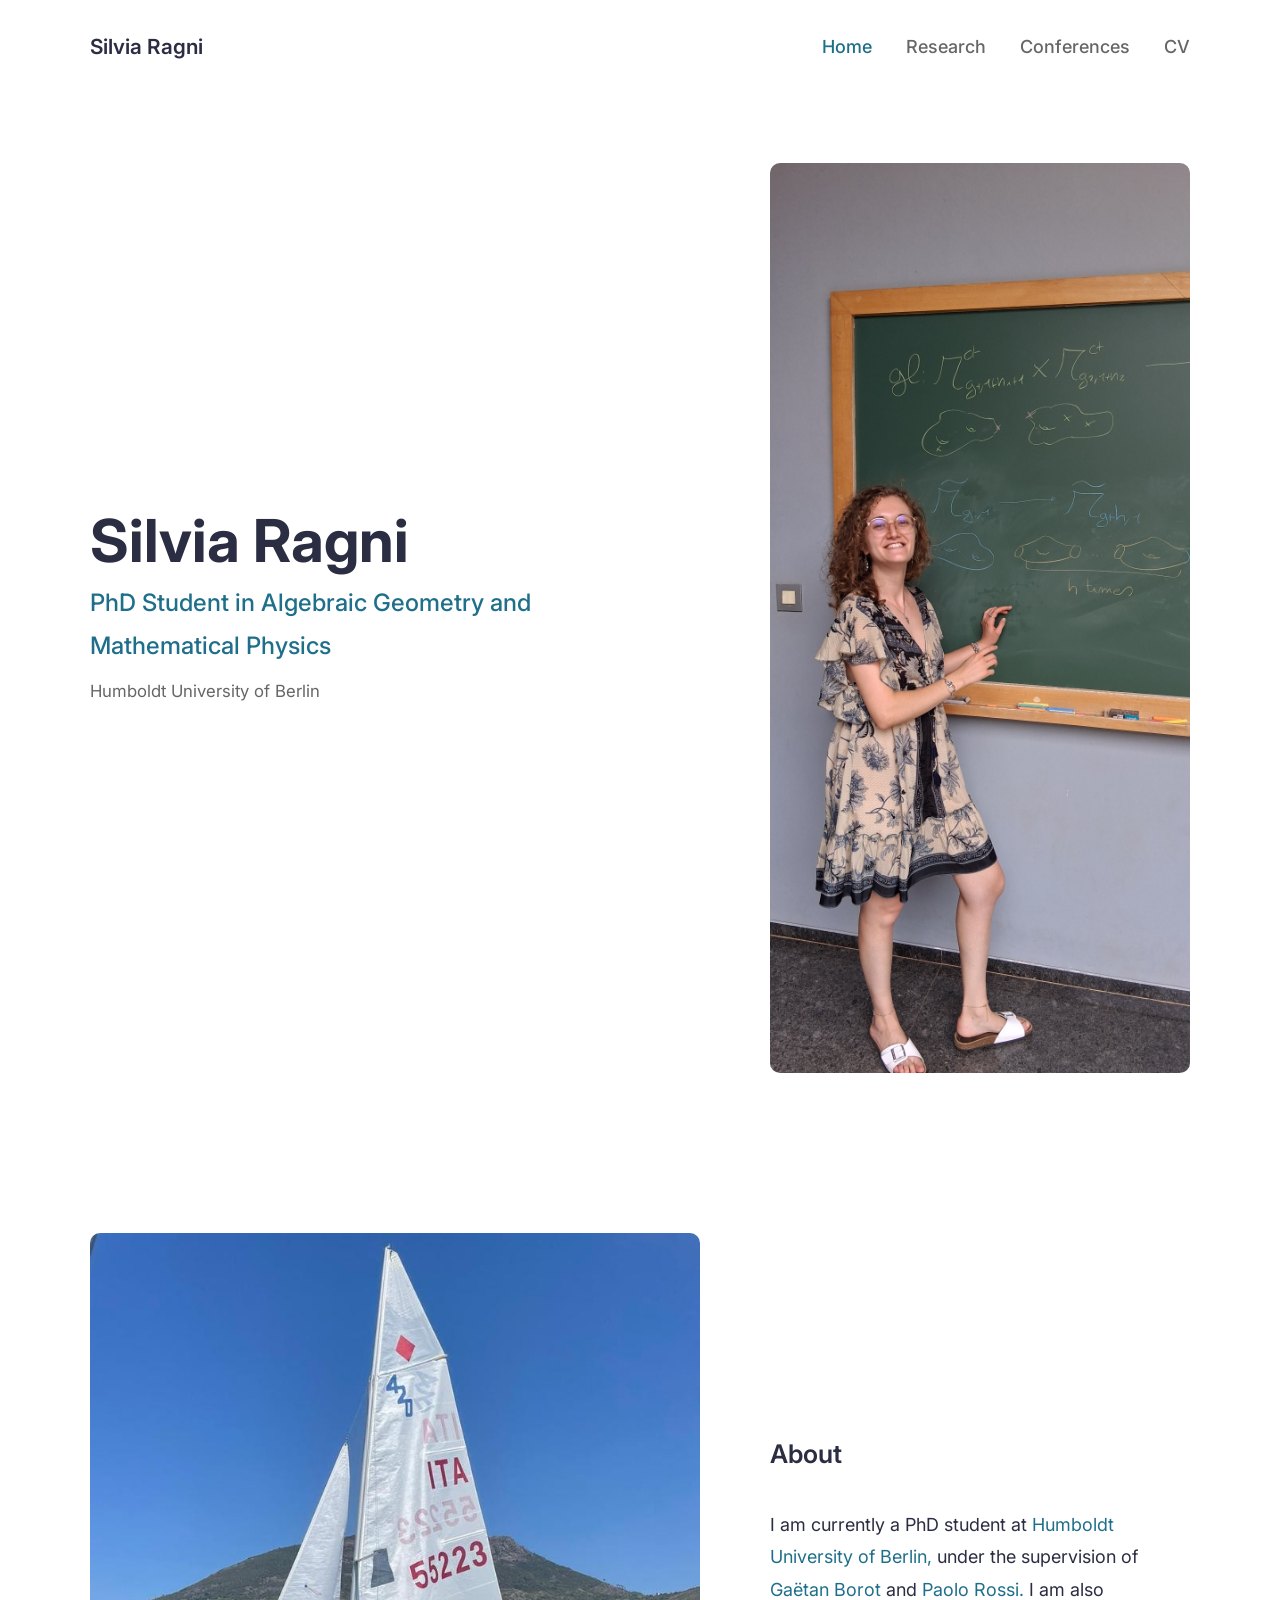
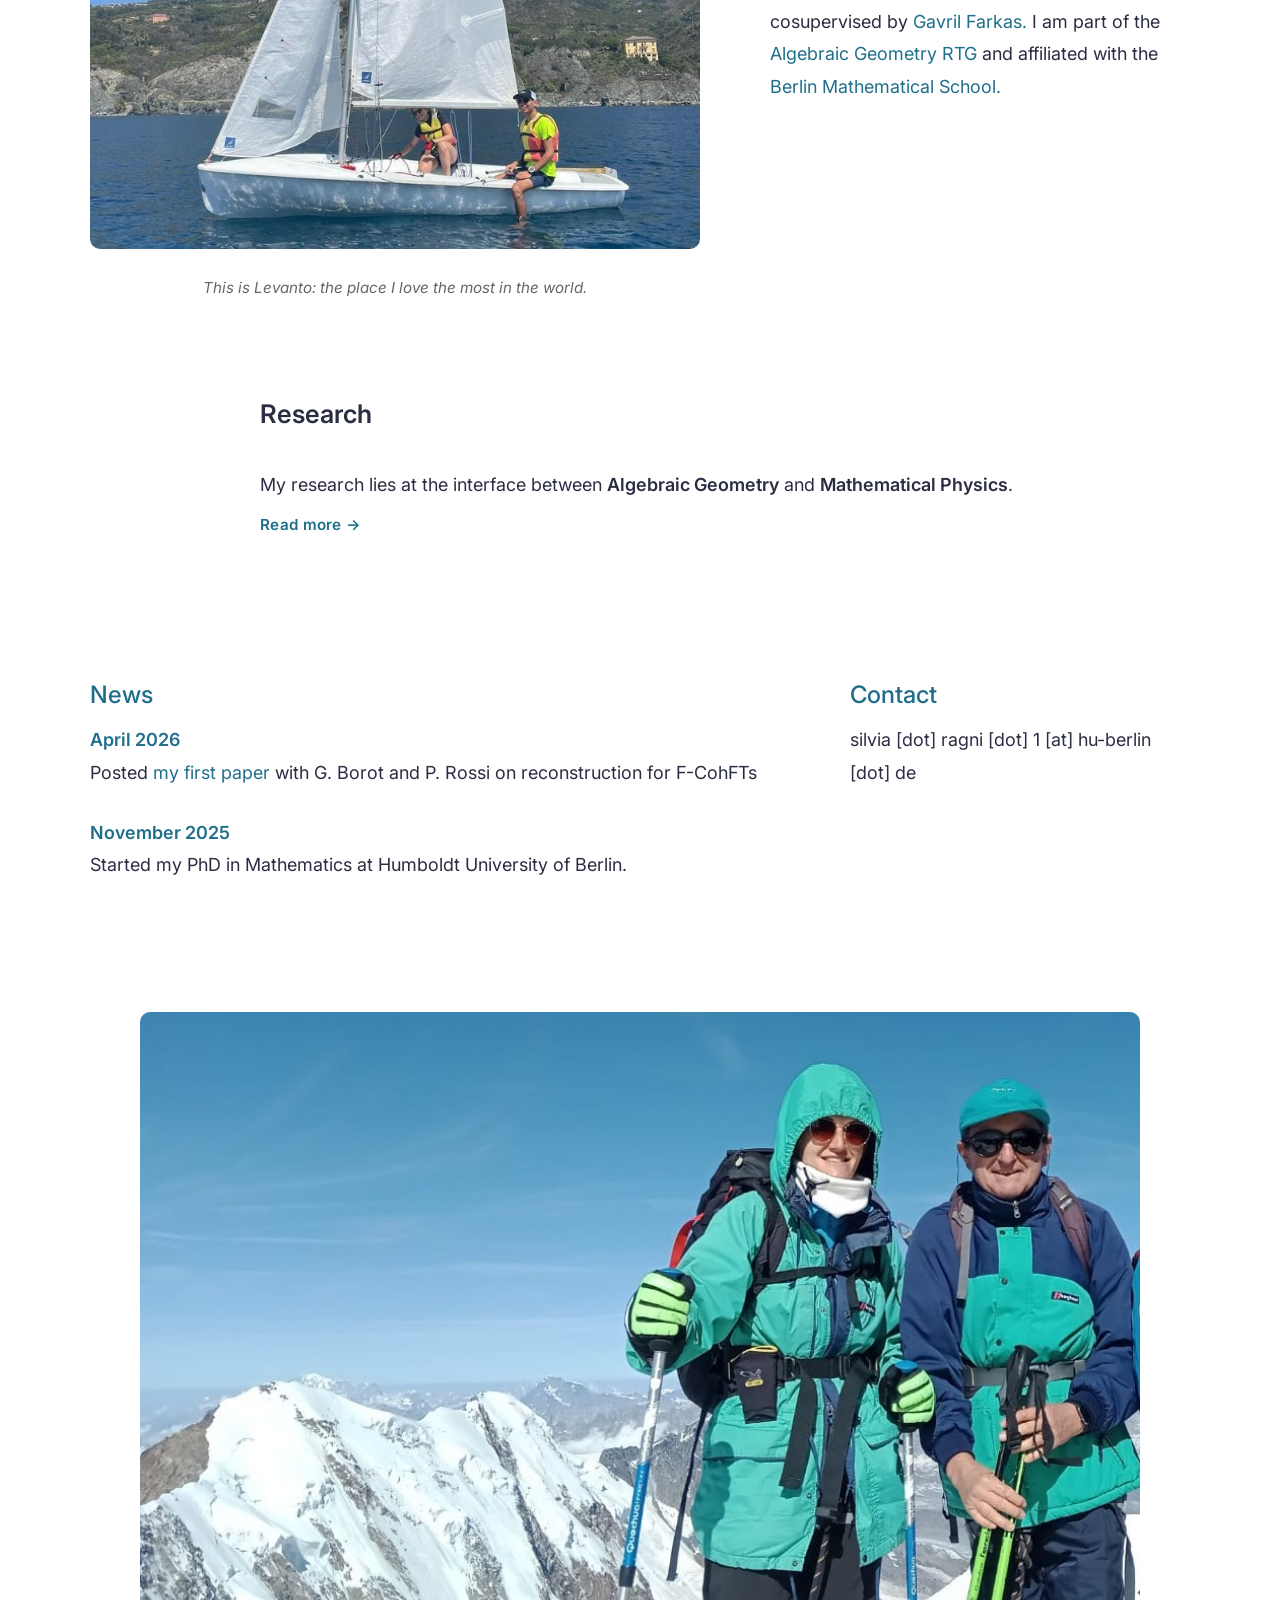
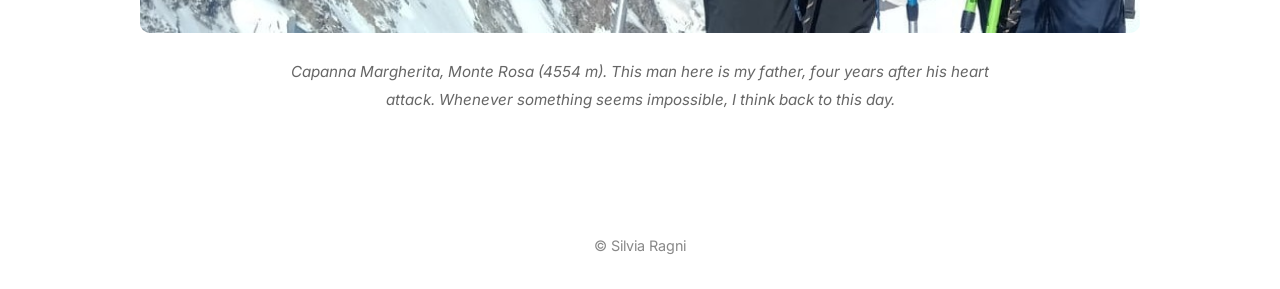
<file: index.html>
<!DOCTYPE html>
<html lang="en">

<head>
    <meta name="google-site-verification" content="OmOR0SLHC7o_C98xIj11aH3J5awl8__7bEcLJECZ16A" />
    <meta charset="UTF-8">
    <meta name="viewport" content="width=device-width, initial-scale=1.0">
    <meta name="robots" content="index, follow">

    <title>Silvia Ragni</title>

    <meta name="description"
        content="Personal webpage of Silvia Ragni, PhD student in Mathematics at Humboldt University of Berlin.">

    <link rel="preconnect" href="https://fonts.googleapis.com">
    <link rel="preconnect" href="https://fonts.gstatic.com" crossorigin>

    <link href="https://fonts.googleapis.com/css2?family=Inter:wght@300;400;500;600;700&display=swap"
        rel="stylesheet">

    <link rel="stylesheet" href="css/style.css">
</head>

<body>

<header>
    <div class="container">
        <a href="index.html" class="logo">
            Silvia Ragni
        </a>
        <nav>
            <a href="index.html" class="active">Home</a>
            <a href="research.html">Research</a>
            <a href="conferences.html">Conferences</a>
            <a href="cv.html">CV</a>
        </nav>
    </div>
</header>

<main>

<section class="hero">
    <div class="container hero-grid">
        <div class="hero-text">
            <h1>Silvia Ragni</h1>
            <h2>PhD Student in Algebraic Geometry and Mathematical Physics</h2>
            <p class="institution">Humboldt University of Berlin</p>
        </div>
        <div class="hero-image">
            <img src="images/profilo.jpg" alt="Silvia Ragni">
        </div>
    </div>
</section>

<section id="about">
    <div class="container hero-grid"> 
        
        <!-- COLONNA SINISTRA (Su PC): Immagine della barca con didascalia -->
        <div class="sailing-side-block">
            <figure>
                <img src="images/vela.jpeg" class="travel-photo" alt="Sailing in Levanto">
                <p class="caption-sailing">
                    <i>This is Levanto: the place I love the most in the world.</i>
                </p>
            </figure>
        </div>

        <!-- COLONNA DESTRA (Su PC): Testo About -->
        <div class="about-text-block">
            <h3>About</h3>
            <p>
                I am currently a PhD student at
                <a href="https://www.hu-berlin.de/en" target="_blank">
                Humboldt University of Berlin,
                </a>
                under the supervision of
                <a href="https://www.mathematik.hu-berlin.de/de/forschung/forschungsgebiete/mathematische-physik/borot-mp-homepage"
                target="_blank">
                Gaëtan Borot
                </a>
                and
                <a href="https://www.math.unipd.it/~rossip/"
                target="_blank">
                Paolo Rossi.
                </a> I am also cosupervised by
                <a href="https://www.mathematik.hu-berlin.de/~farkas/"
                target="_blank">
                Gavril Farkas.
                </a>
                I am part of the
                <a href="https://sites.google.com/view/rtg-2965"
                target="_blank">
                Algebraic Geometry RTG
                </a>
                and affiliated with the
                <a href="https://www.math-berlin.de/"
                target="_blank">
                Berlin Mathematical School.
                </a>
            </p>
        </div>

    </div>
</section>

<section id="research">
    <div class="container narrow">
        <h3>Research</h3>
        <p>
            My research lies at the interface between
            <strong>Algebraic Geometry</strong>
            and
            <strong>Mathematical Physics</strong>.
            <a class="readmore" href="research.html">
                Read more →
            </a>
        </p>
    </div>
</section>

<section class="news-contact">
    <div class="container two-columns">
        <div>
            <h2>News</h2>
            <div id="news">
                <p>Loading news...</p>
            </div>
        </div>
        <div>
            <h2>Contact</h2>
            <p>silvia [dot] ragni [dot] 1 [at] hu-berlin [dot] de</p>
        </div>
    </div>
</section>

<section class="mountain">
    <img src="images/margherita.jpeg" alt="Capanna Margherita">
    <p class="caption">
        <i>
        Capanna Margherita, Monte Rosa (4554 m). This man here is my father, four years after his heart attack. Whenever something seems impossible, I think back to this day.
        </i>
    </p>
</section>

</main>

<footer>
    <p>© Silvia Ragni</p>
</footer>

<script src="js/news.js"></script>

</body>
</html>
</file>
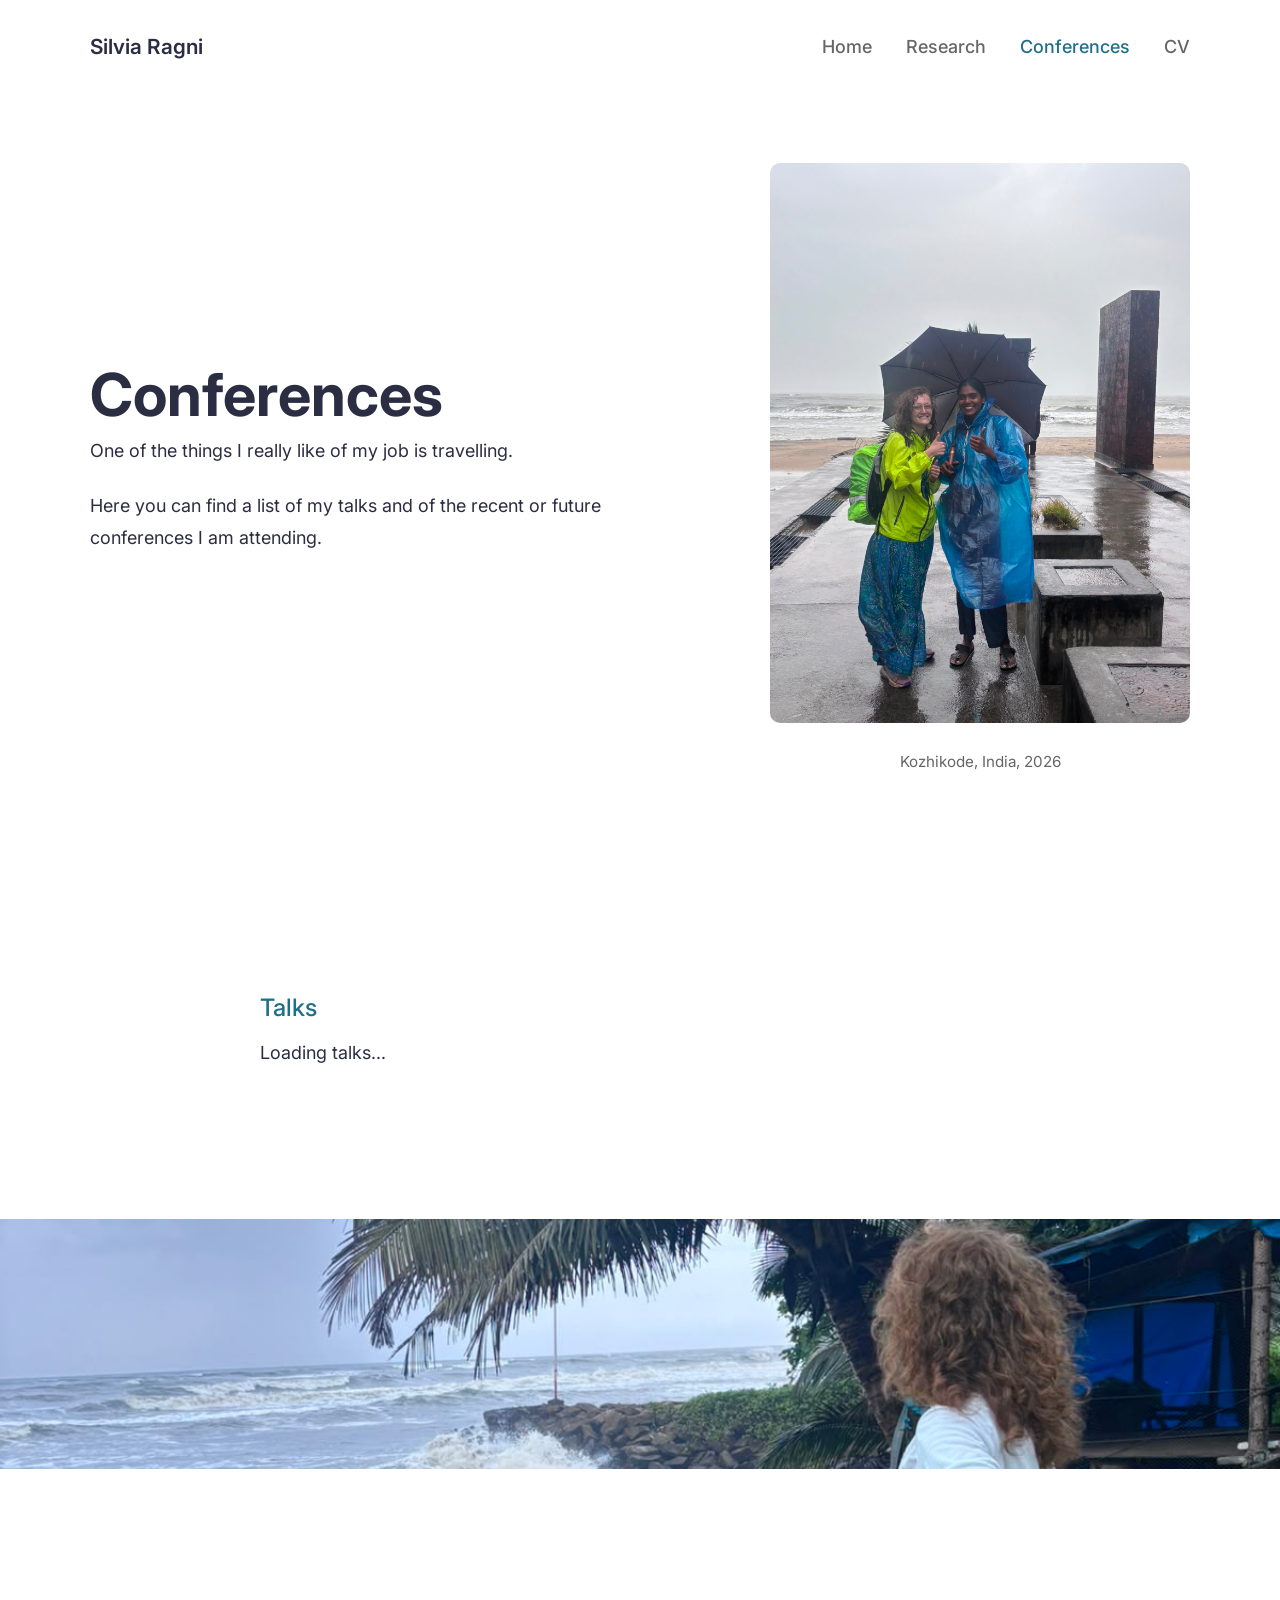
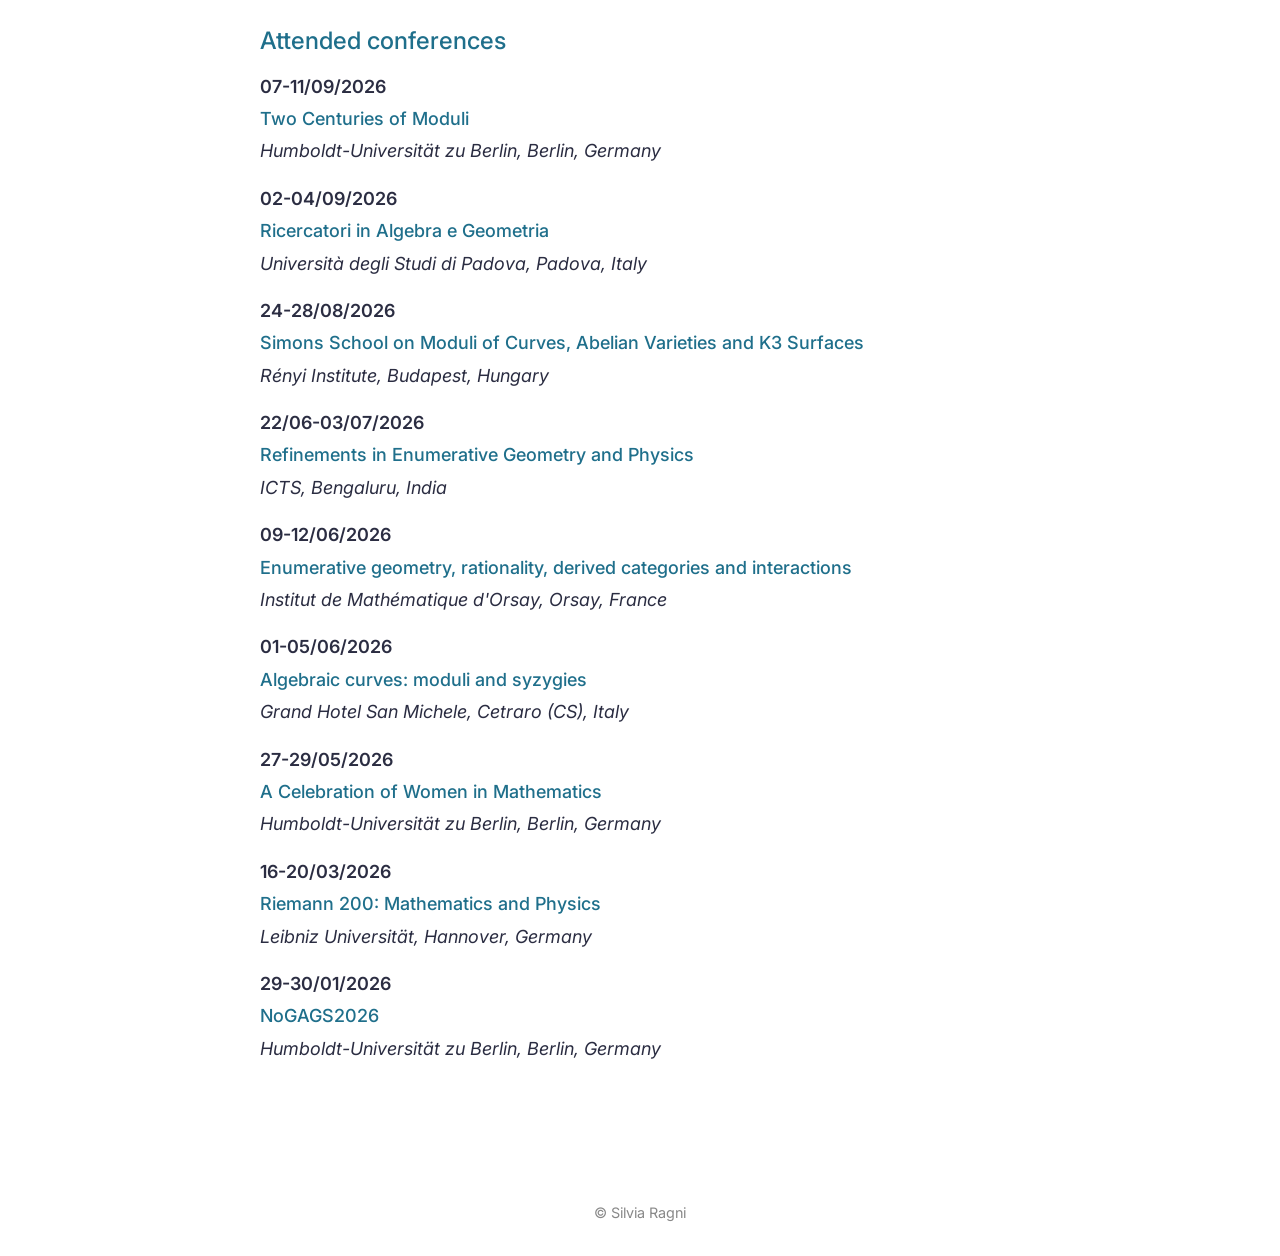
<file: conferences.html>
<!DOCTYPE html>
<html lang="en">
<head>
    <meta charset="UTF-8">
    <meta name="viewport" content="width=device-width, initial-scale=1.0">
    <meta name="robots" content="index, follow">
    <title>Conferences | Silvia Ragni</title>
    <link rel="preconnect" href="https://fonts.googleapis.com">
    <link rel="preconnect" href="https://fonts.gstatic.com" crossorigin>
    <link href="https://fonts.googleapis.com/css2?family=Inter:wght@300;400;500;600;700&display=swap" rel="stylesheet">
    <link rel="stylesheet" href="css/style.css">
</head>

<body>

<header>
    <div class="container">
        <a href="index.html" class="logo">Silvia Ragni</a>
        <nav>
            <a href="index.html">Home</a>
            <a href="research.html">Research</a>
            <a href="conferences.html" class="active">Conferences</a>
            <a href="cv.html">CV</a>
        </nav>
    </div>
</header>

<main>
    <section class="hero">
        <div class="container hero-grid">
            <div class="hero-text">
                <h1>Conferences</h1>
                <p>One of the things I really like of my job is travelling.</p>
                <p>Here you can find a list of my talks and of the recent or future conferences I am attending.</p>
            </div>
            <div class="hero-image">
                <img src="images/India_Malavika.jpeg" alt="Conferences">
                <p class="caption">Kozhikode, India, 2026</p>
            </div>
        </div>
    </section>

    <section id="talks-section" class="narrow">
        <h2>Talks</h2>
        <div id="talks-container">Loading talks...</div>
    </section>

    <section id="organized-section" class="narrow" style="display:none;">
        <h2>Organised conferences</h2>
        <div id="organized-container"></div>
    </section>

    <section class="sea-strip">
        <img src="images/India_sea.jpeg" alt="India Sea">
    </section>

    <section id="attended-section" class="narrow">
        <h2>Attended conferences</h2>
        <div id="attended-container">Loading conferences...</div>
    </section>
</main>

<footer><p>© Silvia Ragni</p></footer>

<script>
    document.addEventListener("DOMContentLoaded", async function() {
        const zoteroUserId = "16370800"; 
        const zoteroApiKey = "Xwdf3UKdZ4bRuEjs0LlsJg3v"; 
        const headers = { "Zotero-API-Key": zoteroApiKey };

        async function fetchZotero(collectionKey, containerId, isOrg = false) {
            try {
                const response = await fetch(`https://api.zotero.org/users/${zoteroUserId}/collections/${collectionKey}/items?format=json&limit=50`, { headers });
                const items = await response.json();
                const container = document.getElementById(containerId);
                
                if (container && Array.isArray(items)) {
                    if (isOrg && items.length > 0) document.getElementById("organized-section").style.display = "block";
                    
                    container.innerHTML = "";
                    for (const item of items) {
                        const d = item.data;
                        if (d.itemType === "attachment" || d.itemType === "note") continue;

                        const isTalk = d.itemType === "presentation";
                        const isConf = d.itemType === "conferencePaper";
                        
                        // Estrazione dati
                        const rawMeeting = (isTalk ? (d.meetingName || "Seminar") : (d.publicationTitle || d.proceedingsTitle || ""));
                        const meeting = rawMeeting ? rawMeeting.trim() : "";
                        const rawPlace = (d.place || d.publisherPlace || "");
                        const place = rawPlace ? rawPlace.trim() : "";

                        // Logica Link
                        let titleDisplay = d.title;
                        let meetingDisplay = meeting;

                        if (isTalk && d.url) {
                            meetingDisplay = `<a href="${d.url}" target="_blank">${meeting}</a>`;
                        } else if (isConf && d.url) {
                            titleDisplay = `<a href="${d.url}" target="_blank">${d.title}</a>`;
                        }

                        // Riga Luogo/Meeting senza virgole errate
                        const locationLine = (meetingDisplay && place) ? `${meetingDisplay}, ${place}` : (meetingDisplay || place || "");
                        
                        // Gestione PDF
                        const childRes = await fetch(`https://api.zotero.org/users/${zoteroUserId}/items/${item.key}/children?format=json`, { headers });
                        const children = await childRes.json();
                        const pdf = children.find(c => c.data.contentType === "application/pdf");
                        let slidesLink = pdf ? ` <a href="${pdf.links.enclosure.href}" target="_blank" style="font-size:0.8em; margin-left: 10px; text-decoration: underline;">(slides)</a>` : "";

                        // Autori
                        let authors = "";
                        if (d.creators && d.creators.length > 0) {
                            authors = d.creators.map(c => `${c.firstName} ${c.lastName}`).join(", ");
                        }
                        const authorsHtml = (isOrg && authors) ? `<br><span style="font-size:0.9em; color:#555;">Organized by: ${authors}</span>` : "";

                        container.innerHTML += `
                            <div class="conference-item" style="margin-bottom: 20px;">
                                <p><strong>${d.date || ""}</strong><br>
                                ${titleDisplay}${slidesLink}<br>
                                <span style="font-style:italic;">${locationLine}</span>
                                ${authorsHtml}</p>
                            </div>
                        `;
                    }
                }
            } catch (e) { console.error("Zotero Error:", e); }
        }
        
        async function fetchLocal() {
            try {
                const res = await fetch("data/conferences.json");
                const data = await res.json();
                const container = document.getElementById("attended-container");
                if (container && data.travels) {
                    container.innerHTML = data.travels.map(conf => `
                        <div class="conference-item" style="margin-bottom: 15px;">
                            <p>
                                <strong>${conf.date}</strong><br>
                                <a href="${conf.website}" target="_blank">${conf.conference}</a><br>
                                <em>${conf.location}</em>
                            </p>
                        </div>
                    `).join("");
                }
            } catch (e) { console.error("JSON Error:", e); }
        }

        await Promise.all([
            fetchZotero("GMH2XZNB", "talks-container"),
            fetchZotero("DZDN49EL", "organized-container", true),
            fetchLocal()
        ]);
    });
</script>
</body>
</html>

<!-- La compilazione per le conferenze organizzate è Atto di convegno, titolo, autore, luogo di edizione, data, URL-->
</file>
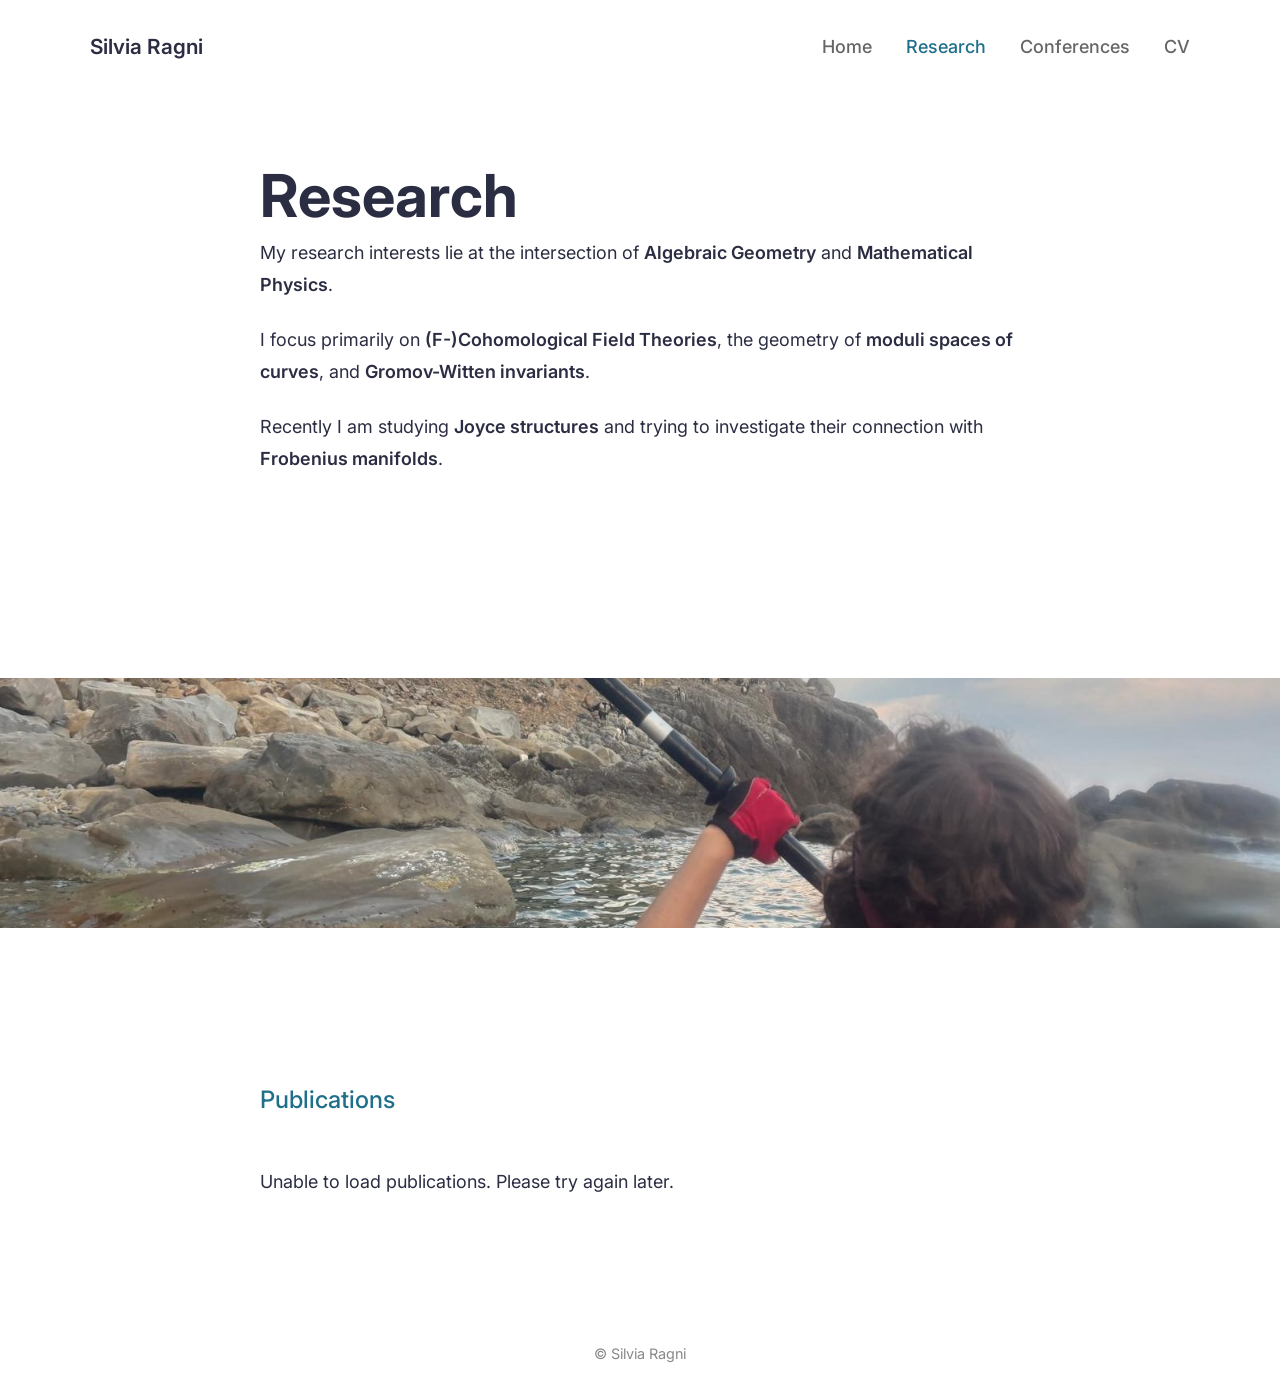
<file: research.html>
<!DOCTYPE html>
<html lang="en">

<head>
    <meta charset="UTF-8">
    <meta name="viewport" content="width=device-width, initial-scale=1.0">
    <meta name="robots" content="index, follow">
    <title>Research | Silvia Ragni</title>
    <link rel="preconnect" href="https://fonts.googleapis.com">
    <link rel="preconnect" href="https://fonts.gstatic.com" crossorigin>
    <link href="https://fonts.googleapis.com/css2?family=Inter:wght@300;400;500;600;700&display=swap" rel="stylesheet">
    <link rel="stylesheet" href="css/style.css">
</head>

<body>

<header>
    <div class="container">
        <a href="index.html" class="logo">Silvia Ragni</a>
        <nav>
            <a href="index.html">Home</a>
            <a href="research.html" class="active">Research</a>
            <a href="conferences.html">Conferences</a>
            <a href="cv.html">CV</a>
        </nav>
    </div>
</header>

<main>
    <section class="hero">
        <div class="narrow">
            <h1>Research</h1>
            <p>
                My research interests lie at the intersection of <strong>Algebraic Geometry</strong> and <strong>Mathematical Physics</strong>.
            </p>
            <p>
                I focus primarily on <strong>(F-)Cohomological Field Theories</strong>, the geometry of <strong>moduli spaces of curves</strong>, and <strong>Gromov-Witten invariants</strong>.
            </p>
            <p>
                Recently I am studying <strong>Joyce structures</strong> and trying to investigate their connection with <strong>Frobenius manifolds</strong>.
            </p>
        </div>
    </section>

    <section class="kayak">
        <!-- Rimosso il div class="narrow" per permettere alla foto di allargarsi a tutto schermo -->
        <img src="images/kayak.jpeg" alt="Kayaking">
    </section>

    <section>
        <div class="narrow">
            <h2>Publications</h2>
            <!-- Qui verranno iniettate le pubblicazioni da Zotero -->
            <div id="publications">
                <p>Loading publications...</p>
            </div>
        </div>
    </section>
</main>

<footer>
    <p>© Silvia Ragni</p>
</footer>

<!-- Script di integrazione diretta con Zotero -->
<!-- Script di integrazione avanzata stile "al-folio" con Zotero -->
<!-- Script aggiornato: tutti i nomi degli autori hanno lo stesso stile uniforme -->
<!-- Script aggiornato: filtra gli allegati di Zotero e rinomina il tasto in arXiv -->
<script>
    document.addEventListener("DOMContentLoaded", function() {
        const zoteroUserId = "16370800"; 
        const zoteroApiKey = "Xwdf3UKdZ4bRuEjs0LlsJg3v"; 

        const url = `https://api.zotero.org/users/${zoteroUserId}/publications/items?format=json&limit=100`;
        const container = document.getElementById("publications");

        fetch(url, {
            headers: { "Zotero-API-Key": zoteroApiKey }
        })
        .then(response => {
            if (!response.ok) throw new Error("Errore Zotero");
            return response.json();
        })
        .then(data => {
            if (!data || data.length === 0) {
                container.innerHTML = "<p>No publications found.</p>";
                return;
            }

            const publicationsByYear = {};

            data.forEach(item => {
                const meta = item.data;
                
                // 1. FILTRO FONDAMENTALE: Escludiamo allegati (attachment) e note, tenendo solo i documenti reali
                if (meta.itemType === "attachment" || meta.itemType === "note") {
                    return; 
                }
                
                // Fallback all'anno corrente se non c'è una data di pubblicazione ufficiale
                let year = new Date().getFullYear().toString(); 
                
                if (meta.date) {
                    const match = meta.date.match(/\b(19|20)\d{2}\b/);
                    if (match) year = match[0];
                }

                if (!publicationsByYear[year]) {
                    publicationsByYear[year] = [];
                }
                publicationsByYear[year].push(meta);
            });

            // Ordiniamo gli anni dal più recente al più vecchio
            const sortedYears = Object.keys(publicationsByYear).sort((a, b) => b - a);

            let htmlOutput = '<div class="publications-timeline">';

            sortedYears.forEach(year => {
                // Se dopo il filtro l'anno è rimasto vuoto, non lo mostriamo
                if (publicationsByYear[year].length === 0) return;

                htmlOutput += `
                    <div class="pub-row">
                        <div class="pub-year">${year}</div>
                        <div class="pub-list-container">
                            <ul class="pub-list">
                `;

                publicationsByYear[year].forEach((pub, index) => {
                    let authorsStr = "";
                    if (pub.creators) {
                        const authors = pub.creators
                            .filter(c => c.creatorType === "author")
                            .map(c => `${c.firstName} ${c.lastName}`);
                        
                        if (authors.length > 0) {
                            authorsStr = authors.join(", ");
                        }
                    }

                    const title = pub.title || "Untitled";
                    const journal = pub.publicationTitle || pub.publisher || "";
                    const urlLink = pub.url || "";
                    const doi = pub.DOI || "";
                    const abstract = pub.abstractNote || "";
                    
                    const abstractId = `abs-${year}-${index}`;

                    // Determina se il link è di arXiv per cambiare il testo del bottone
                    let linkLabel = "Link";
                    if (urlLink.toLowerCase().includes("arxiv")) {
                        linkLabel = "arXiv";
                    }

                    htmlOutput += `
                        <li>
                            <div class="pub-item">
                                <span class="pub-title">"${title}"</span>. 
                                <span class="pub-authors">${authorsStr}</span>. 
                                ${journal ? `<span class="pub-journal"><em>${journal}</em></span>.` : ""}
                                
                                <div class="pub-links">
                                    ${abstract ? `<a href="javascript:void(0)" class="pub-btn" onclick="toggleAbstract('${abstractId}')">Abs</a>` : ""}
                                    ${urlLink ? `<a href="${urlLink}" target="_blank" class="pub-btn">${linkLabel}</a>` : ""}
                                    ${doi ? `<a href="https://doi.org/${doi}" target="_blank" class="pub-btn">DOI</a>` : ""}
                                </div>

                                ${abstract ? `<div id="${abstractId}" class="pub-abstract" style="display:none;">${abstract}</div>` : ""}
                            </div>
                        </li>
                    `;
                });

                htmlOutput += `
                            </ul>
                        </div>
                    </div>
                `;
            });

            htmlOutput += '</div>';
            container.innerHTML = htmlOutput;
        })
        .catch(error => {
            console.error("Errore di caricamento:", error);
            container.innerHTML = "<p>Unable to load publications. Please try again later.</p>";
        });
    });

    function toggleAbstract(id) {
        const el = document.getElementById(id);
        if (el.style.display === "none") {
            el.style.display = "block";
        } else {
            el.style.display = "none";
        }
    }
</script>
</body>
</html>
</file>
<file: css/style.css>
/* ==========================================================
   Silvia Ragni – Personal Website
   Part 1
   ========================================================== */

:root {
    --primary: #1F6F8B;
    --primary-light: #2F83A3;
    --text: #2B2D42;
    --muted: #666666;
    --background: #FFFFFF;
    --max-width: 1100px;
    --reading-width: 760px;
}

*{
    margin:0;
    padding:0;
    box-sizing:border-box;
}

html{
    scroll-behavior:smooth;
}

body{
    font-family:"Inter",sans-serif;
    background:var(--background);
    color:var(--text);
    font-size:18px;
    line-height:1.8;
    font-weight:400;
}

/* ====================== */

.container{
    width:min(92%, var(--max-width));
    margin:auto;
}

.narrow{
    width:min(92%, var(--reading-width));
    margin:auto;
}

/* ====================== */

img{
    display:block;
    width:100%;
}

/* ====================== */

a{
    color:var(--primary);
    text-decoration:none;
    transition:.25s;
}

a:hover{
    color:var(--primary-light);
}

/* ====================== */

h1{
    font-size:3.7rem;
    font-weight:700;
    line-height:1.1;
    margin-bottom:.5rem;
}

h2{
    font-size:1.5rem;
    font-weight:500;
    color:var(--primary);
    margin-bottom:.5rem;
}

h3{
    font-size:1.6rem;
    font-weight:600;
    margin-bottom:2rem;
}

p{
    margin-bottom:1.4rem;
}

/* ==========================================================
   Header
   ========================================================== */

header{
    position:sticky;
    top:0;
    background:white;
    z-index:1000;
}

header .container{
    display:flex;
    justify-content:space-between;
    align-items:center;
    padding:28px 0;
}

.logo{
    font-size:1.3rem;
    font-weight:600;
    color:var(--text);
}

.logo:hover{
    color:var(--text);
}

nav{
    display:flex;
    gap:34px;
}

nav a{
    color:var(--muted);
    font-weight:500;
}

nav a.active{
    color:var(--primary);
}

nav a:hover{
    color:var(--primary);
}

/* ==========================================================
   Hero
   ========================================================== */

.hero{
    padding-top:70px;
    padding-bottom:120px;
}

.hero-grid{
    display:grid;
    grid-template-columns:1fr 420px;
    gap:70px;
    align-items:center;
}

.hero-text{
    max-width:520px;
}

.institution{
    color:var(--muted);
    font-size:1.05rem;
}

.hero-image img{
    border-radius:10px;
    object-fit:cover;
}

/* ==========================================================
   Sections & About Integrated Layout
   ========================================================== */

section{
    padding:90px 0;
}

#about {
    padding-top: 40px;
    padding-bottom: 60px;
}

/* Forza la vela (colonna da 420px) a sinistra e il testo a destra su PC */
#about .sailing-side-block {
    grid-column: 1;
    width: 100%;
}

#about .about-text-block {
    grid-column: 2;
}

#about p:last-child{
    margin-bottom:0;
}

.readmore{
    font-weight:600;
}

/* ==========================================================
   Research
   ========================================================== */

#research{
    padding-top:30px;
    padding-bottom:70px;
}

#research strong{
    font-weight:600;
}

.readmore{
    display:inline-block;
    margin-top:10px;
    font-size:0.95rem;
    letter-spacing:.02em;
}

.readmore:hover{
    transform:translateX(4px);
}

/* ==========================================================
   Sailing Side Image & Captions
   ========================================================== */

.sailing-side-block img {
    width: 100%;
    height: auto;
    border-radius: 10px;
    display: block;
}

.sailing-side-block figure {
    display: block;
    width: 100%;
    margin: 0;
    text-align: center;
}

.caption-sailing {
    margin-top: 25px;
    font-size: 0.95rem;
    color: var(--muted);
    line-height: 1.8;
    display: block;
}

/* ==========================================================
   News + Contact
   ========================================================== */

.news-contact{
    padding-top:40px;
    padding-bottom:100px;
}

.two-columns{
    display:grid;
    grid-template-columns:2fr 1fr;
    gap:80px;
    align-items:start;
}

.news-contact ul{
    list-style:none;
    padding:0;
}

.news-contact li{
    margin-bottom:28px;
}

.news-contact strong{
    color:var(--primary);
}

.news-contact p{
    margin-bottom:0;
}

.contact-email{
    word-break:break-word;
}

/* ==========================================================
   Mountain picture
   ========================================================== */

.mountain{
    width:min(92%,1000px);
    margin:auto;
    padding-top:30px;
    padding-bottom:90px;
}

.mountain img{
    width:100%;
    border-radius:10px;
    object-fit:cover;
}

.caption{
    max-width:700px;
    margin:25px auto 0;
    text-align:center;
    font-size:.95rem;
    color:var(--muted);
    line-height:1.8;
}

/* ==========================================================
   Footer
   ========================================================== */

footer{
    padding:30px 0;
    text-align:center;
    font-size:.9rem;
    color:#888;
}

/* ==========================================================
   Responsive
   ========================================================== */

@media (max-width: 900px){

    body{
        font-size:17px;
    }

    header .container{
        flex-direction:column;
        gap:20px;
        padding:24px 0;
    }

    nav{
        gap:24px;
        flex-wrap:wrap;
        justify-content:center;
    }

    .hero{
        padding-top:40px;
        padding-bottom:80px;
    }

    .hero-grid{
        display:flex;
        flex-direction:column;
        gap:50px;
    }

    /* Gestione ordine su mobile: testo sopra (order 1), foto sotto (order 2) */
    #about .about-text-block {
        order: 1;
    }
    
    #about .sailing-side-block {
        order: 2;
        width: 100%;
        max-width: 500px;
        margin: auto;
    }

    .hero-text{
        max-width:100%;
        text-align:center;
    }

    .hero-image{
        max-width:500px;
        margin:auto;
    }

    .two-columns{
        grid-template-columns:1fr;
        gap:60px;
    }

    .mountain{
        width:94%;
    }
}

@media (max-width: 600px){

    h1{
        font-size:2.5rem;
    }

    h2{
        font-size:1.2rem;
    }

    h3{
        font-size:1.35rem;
    }

    section{
        padding:60px 0;
    }

    .hero{
        padding-top:20px;
    }

    .hero-image img{
        border-radius:8px;
    }

    .caption{
        font-size:.9rem;
        padding:0 10px;
    }
}

/* ==========================================================
   Small details
   ========================================================== */

::selection{
    background:rgba(31,111,139,.18);
}

.logo,
nav a,
.readmore{
    transition:all .25s ease;
}

.hero-image img,
.sailing-side-block img,
.mountain img{
    transition:transform .35s ease;
}

.hero-image img:hover,
.sailing-side-block img:hover,
.mountain img:hover{
    transform:scale(1.01);
}

strong{
    font-weight:600;
}

em{
    font-style:italic;
}

ul{
    margin-left:0;
}

li{
    line-height:1.8;
}

footer p{
    margin:0;
}

/* ==========================================================
   Publications
   ========================================================== */

#publications{
    margin-top:45px;
}

.publication{
    margin-bottom:40px;
}

.publication-title{
    font-weight:600;
    font-size:1.1rem;
}

.publication-authors{
    color:var(--muted);
    margin-top:6px;
}

.publication-journal{
    margin-top:8px;
    font-style:italic;
}

.publication-links{
    margin-top:10px;
}

.publication-links a{
    margin-right:18px;
}

/* ==========================================================
   CV
   ========================================================== */

.cv-item{
    display:grid;
    grid-template-columns:140px 1fr;
    gap:40px;
    margin-bottom:60px;
}

.cv-year{
    color:var(--primary);
    font-weight:600;
}

.cv-content p{
    margin-top:12px;
}

@media (max-width:700px){
    .cv-item{
        grid-template-columns:1fr;
        gap:10px;
        margin-bottom:45px;
    }
}

/* ===================================================== */

.conference-item{
    margin-bottom:40px;
}

.conference-item p{
    margin-bottom:8px;
}

.conference-item a{
    font-weight:500;
}

/* ==========================================================
   News
   ========================================================== */

.news-item{
    margin-bottom:28px;
}

.news-item:last-child{
    margin-bottom:0;
}

.news-item strong{
    color:var(--primary);
    font-weight:600;
}

/* --- STILE PUBBLICAZIONI "AL-FOLIO" (STILE YANNIK SCHULER) --- */

.publications-timeline {
    margin-top: 2rem;
    font-family: 'Inter', sans-serif;
}

.pub-row {
    display: flex;
    margin-bottom: 2.5rem;
    border-bottom: 1px solid #f0f0f0;
    padding-bottom: 1.5rem;
}

.pub-row:last-child {
    border-bottom: none;
}

.pub-year {
    width: 15%;
    font-size: 1.4rem;
    font-weight: 700;
    color: #333;
    padding-top: 0.2rem;
}

.pub-list-container {
    width: 85%;
}

.pub-list {
    list-style-type: disc;
    padding-left: 1.2rem;
    margin: 0;
}

.pub-list li {
    margin-bottom: 1.5rem;
}

.pub-list li:last-child {
    margin-bottom: 0;
}

.pub-item {
    font-size: 1rem;
    line-height: 1.6;
    color: #444;
}

.pub-title {
    font-weight: 600;
    color: #111;
}

.pub-authors {
    color: #555;
}

.pub-links {
    margin-top: 0.4rem;
    display: flex;
    gap: 0.5rem;
}

.pub-btn {
    display: inline-block;
    padding: 0.15rem 0.5rem;
    font-size: 0.8rem;
    font-weight: 500;
    color: #555;
    text-decoration: none;
    border: 1px solid #ccc;
    border-radius: 4px;
    background-color: #fafafa;
    transition: all 0.2s ease;
}

.pub-btn:hover {
    color: #111;
    border-color: #666;
    background-color: #f0f0f0;
}

.pub-abstract {
    margin-top: 0.8rem;
    padding: 0.8rem 1rem;
    font-size: 0.9rem;
    line-height: 1.5;
    background-color: #f7f7f7;
    border-left: 3px solid #666;
    border-radius: 0 4px 4px 0;
    color: #555;
    text-align: justify;
}

@media (max-width: 768px) {
    .pub-row {
        flex-direction: column;
    }
    .pub-year {
        width: 100%;
        margin-bottom: 1rem;
        font-size: 1.6rem;
        border-bottom: 2px solid #333;
        padding-bottom: 0.2rem;
    }
    .pub-list-container {
        width: 100%;
    }
}


/* Stile per la striscia panoramica su PC */
.kayak {
    padding: 60px 0; /* Mantiene lo spazio vuoto sopra e sotto */
    width: 100%;
}

.kayak img {
    width: 100%;
    height: 250px; /* Ridotto da 300px a 150px per un effetto "striscia" sottile */
    object-fit: cover; 
    object-position: center; 
    display: block;
}

/* Ripristiniamo l'aspetto normale su telefono */
@media (max-width: 900px) {
    .kayak {
        padding: 20px 0; /* Meno spazio verticale su mobile */
    }
    .kayak img {
        height: auto; /* Torna a mostrare l'intera foto su mobile */
    }
}

/* --- AGGIUNTE CONFERENCES MODIFICATE --- */

/* Foto a destra come nella Home (420px) */
/* Layout affiancato Header + Foto */
<section class="hero">
    <div class="container hero-grid">
        <div class="hero-text">
            <h1>Conferences</h1>
            <p>One of the things I really like of my job is travelling.</p>
            <p>Here you can find a list of my talks and of the recent or future conferences I am attending.</p>
        </div>
        <div class="hero-image">
            <img src="TUA_IMMAGINE.jpg" alt="Conferences">
            <p class="caption">Kozhikode, India, 2026</p>
        </div>
    </div>
</section>
.caption { font-size: 0.85em !important; color: #666 !important; margin-top: 10px !important; font-style: italic !important; }

/* Striscia mare centrata sul volto (altezza 250px) */
.sea-strip {
    width: 100vw !important;
    position: relative !important;
    left: 50% !important;
    margin-left: -50vw !important;
    padding: 60px 0 !important;
    overflow: hidden !important;
}
.sea-strip img {
    width: 100% !important;
    height: 250px !important; /* Altezza aggiornata a 250px */
    object-fit: cover !important; 
    object-position: 60% 40% !important; /* Regola il 30% per il centraggio verticale */
}
</file>
